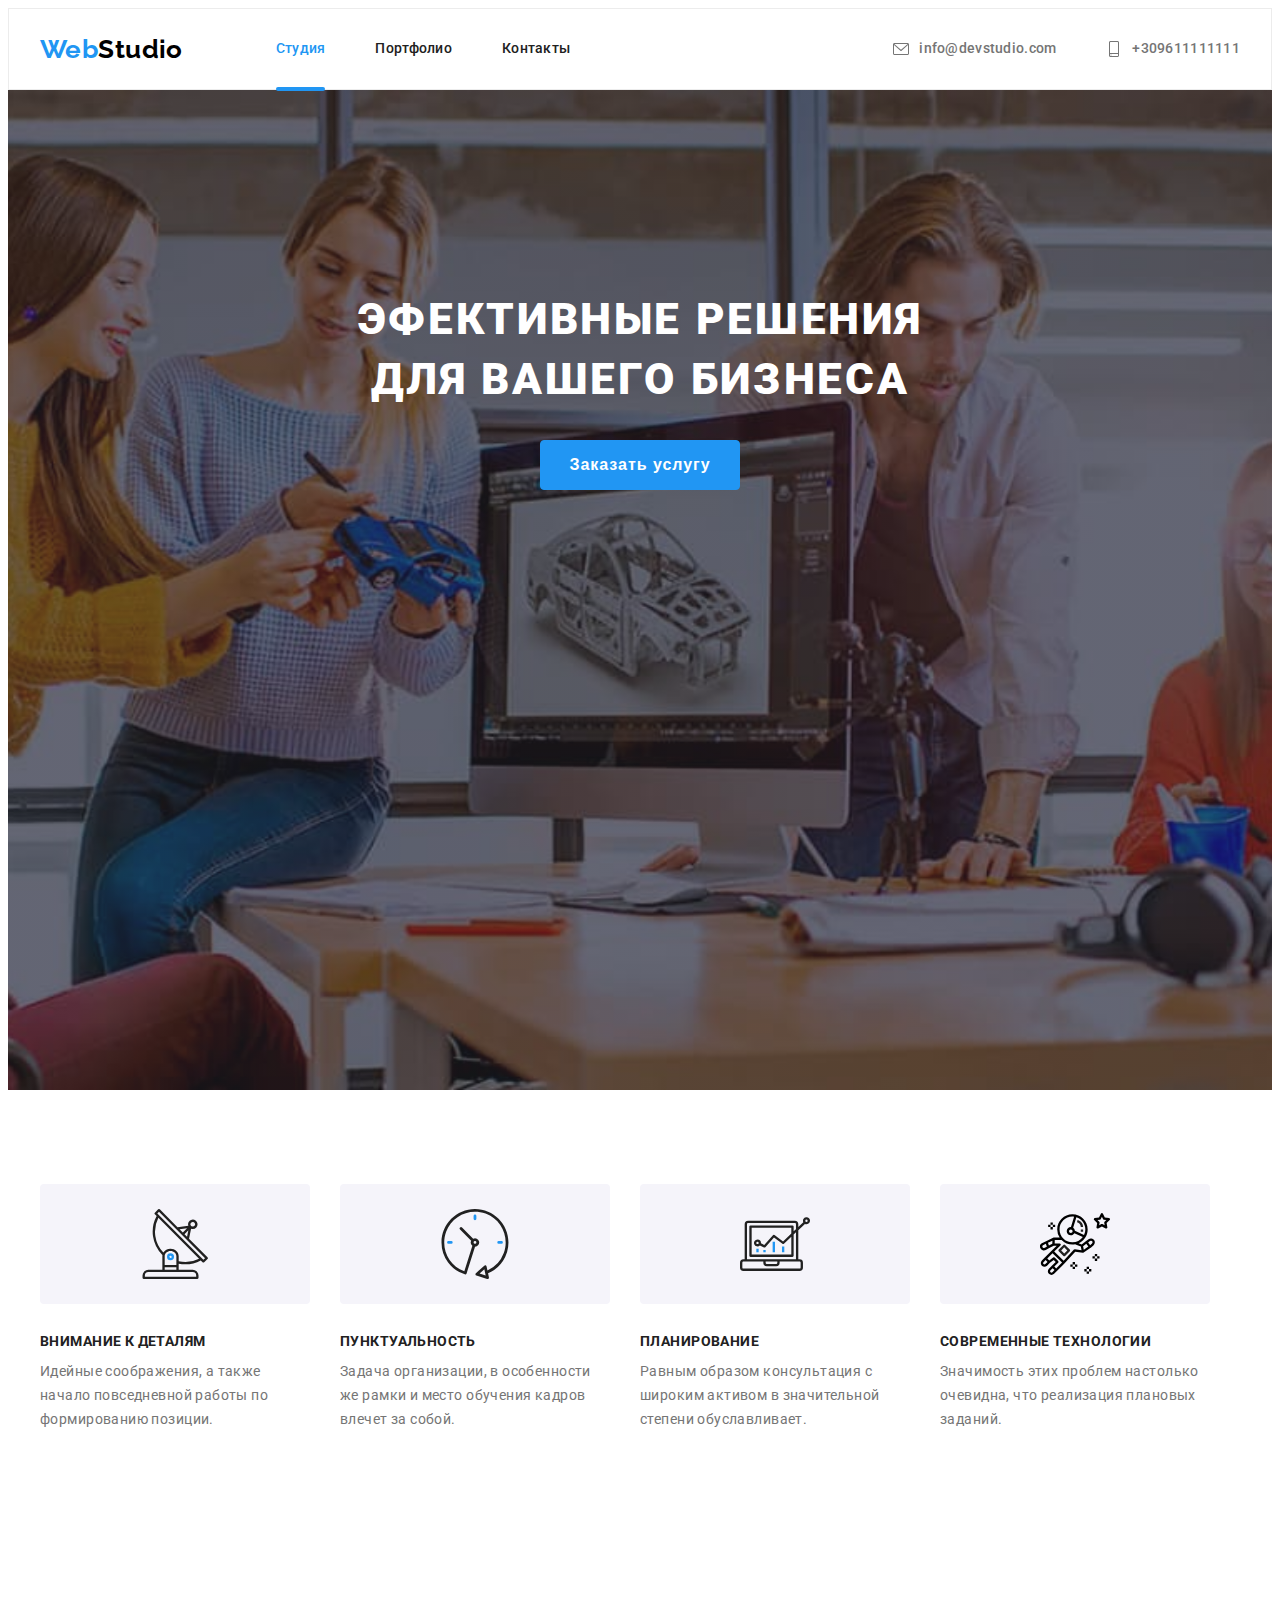
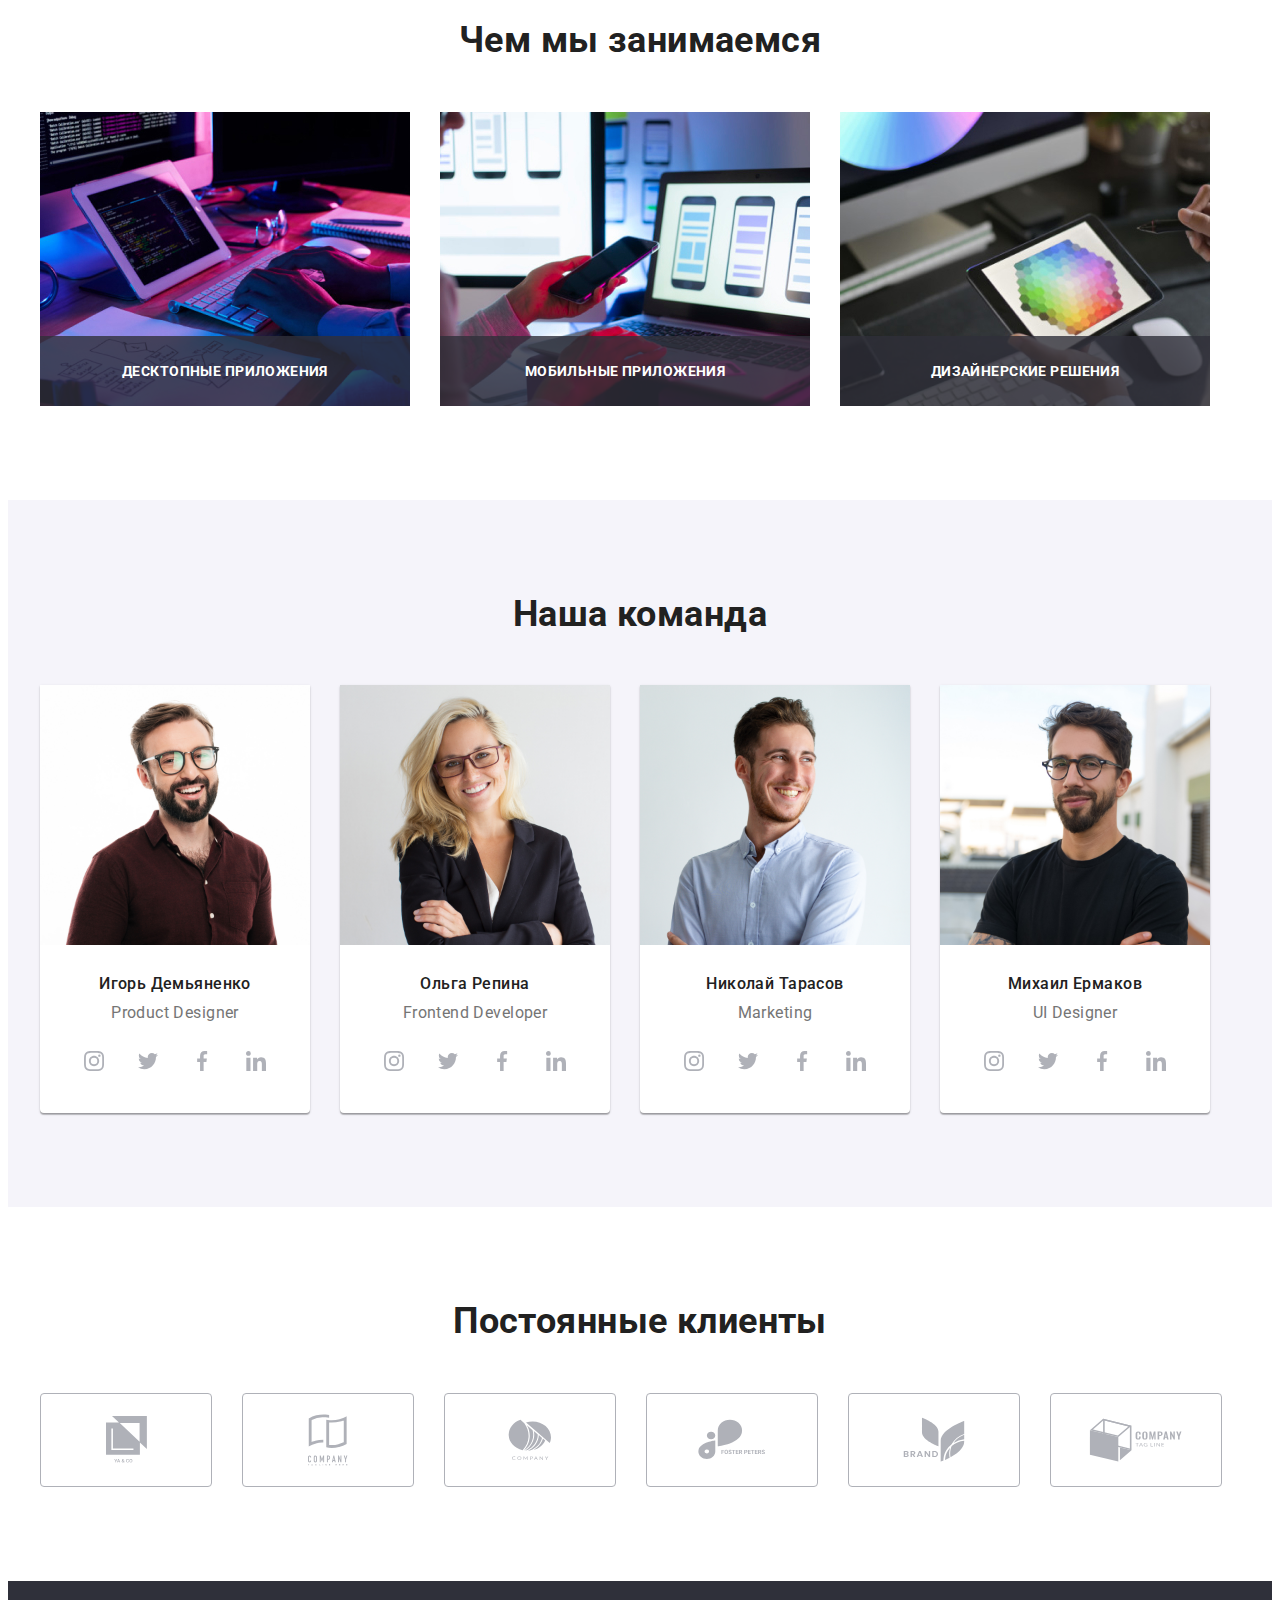
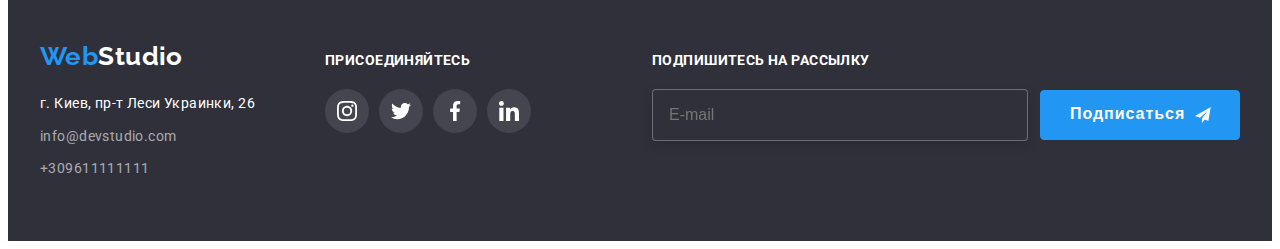
<file: index.html>
<!DOCTYPE html>
<html lang="ru">
  <head>
    <meta charset="UTF-8" />
    <meta http-equiv="X-UA-Compatible" content="IE=edge" />
    <meta name="viewport" content="width=device-width, initial-scale=1.0" />
    <title>WebStudio</title>
    <link
      href="https://fonts.googleapis.com/css2?family=Raleway:wght@700&family=Roboto:wght@400;500;700;900&display=swap"
      rel="stylesheet"
    />
    <link
      rel="stylesheet"
      href="https://cdnjs.cloudflare.com/ajax/libs/modern-normalize/1.1.0/modern-normalize.min.css"
      integrity="sha512-wpPYUAdjBVSE4KJnH1VR1HeZfpl1ub8YT/NKx4PuQ5NmX2tKuGu6U/JRp5y+Y8XG2tV+wKQpNHVUX03MfMFn9Q=="
      crossorigin="anonymous"
      referrerpolicy="no-referrer"
    />
    <link rel="stylesheet" href="./css/main.min.css" />
  </head>

  <body>
    <header class="header">
      <div class="container header__container">
        <nav class="navigation">
          <a href="" class="logo"
            ><span class="logo__accent--web">Web</span
            ><span class="logo__accent--studio">Studio</span>
          </a>
          <ul class="navigation__list">
            <li class="navigation__list--item">
              <a href="./index.html" class="item__link studio site-nav__link site-nav__link--active"
                >Студия</a
              >
            </li>
            <li class="navigation__list--item">
              <a href="./portfolio.html" class="item__link portfolio site-nav__link"
                >Портфолио</a
              >
            </li>
            <li class="navigation__list--item">
              <a href="" class="item__link  site-nav__link">Контакты</a>
            </li>
          </ul>
        </nav>

        <ul class="contacts__list header__container">
          <li class="contact__list--item">
            <a href="mailto:info@devstudio.com" class="contact__link">
              <svg class="contact__link--icon" width="16" height="12">
                <use href="./images/icons.svg#icon-envelope"></use>
              </svg>
              info@devstudio.com</a
            >
          </li>

          <li class="contact__list--item">
            <a href="tel:+309611111111" class="contact__link">
              <svg class="contact__link--icon" width="10" height="16">
                <use href="./images/icons.svg#icon-smartphone"></use>
              </svg>
              +309611111111</a
            >
          </li>
        </ul>
      </div>
    </header>

    <main>
      <!-- Hero-->
      <section class="hero hero--overlay">
        <div class="container">
          <h1 class="section__title hero__tittle">
            ЭФЕКТИВНЫЕ РЕШЕНИЯ <br />ДЛЯ ВАШЕГО БИЗНЕСА
          </h1>
        </div>

        <button type="button" class="button" data-modal-open>
          Заказать услугу
        </button>
        <div class="backdrop is-hidden" data-modal>
          <div class="modal">
            <button class="modal__close" type="button" data-modal-close>
              <svg class="modal__close--icon">
                <use href="./images/icons.svg#icon-close-black"></use>
              </svg>
            </button>
           <!--Form modal window -->
          
          <form class="form">
            <p class="tittle__form ">Оставьте свои данные, мы вам перезвоним</p>
              <div>
               
              <label class="form__label" for="name">Имя</label>
              <div class="form__field">  
              <svg class="form__icon" >
                <use href="./images/icons.svg#icon-person"></use>
              </svg>
              <input class="form__input" type="text" name="name" id="name" >
              
             </div>

            
              <label class="form__label" for="tel">Телефон</label>
             <div class="form__field">
              <svg class="form__icon">
                <use href="./images/icons.svg#icon-phone"></use>
              </svg>
            <input class="form__input" type="tel" name="tel" id="tel">
             </div>
            

            
              <label class="form__label" for="mail">Почта</label>
              <div class="form__field">
                <svg class="form__icon">
                  <use href="./images/icons.svg#icon-mail"></use>
                </svg>
            <input class="form__input" type="email" name="mail" id="mail">
            </div>

          <div class="form__field">
            <label class="form__label" for="comments">Комментарий</label>
            <textarea class="form__input" name="comments" id="comments" placeholder="Введите текст"></textarea>
          </div>
        </div>

              <div class="check__container">
            <input  type="checkbox"   name="policy" id="policy" class="checkbox" >
            <span class="checkbox__icon">
              <use href=""></use>
            </span>
            <label for="policy" class=""  >Соглашаюсь с рассылкой и принимаю <a href="" class="link-form">Условия договора</a></label>
          </div>
            <button type="submit" class="button">Отправить</button>

           
           </form>
          </div>
        </div>
      </section>

      <!--секция feature-->
      <section class="section">
        <div class="container">
          <h2 class="visually-hidden">О нас</h2>
          <!-- На макете нет, рещил назвать так-->
          <ul class="list">
            <li class="advance-list__item ">
              <div class="advence__container">
                <svg class="advence__icon">
                  <use href="./images/icons.svg#icon-antenna"></use>
                </svg>
              </div>
              <h3 class="section__title advance-list--tittle">Внимание к деталям</h3>
              <p class="advence__text">
                Идейные соображения, а также начало повседневной работы по
                формированию позиции.
              </p>
            </li>
            <li class="advance-list__item  ">
              <div class="advence__container">
                <svg class="advence__icon">
                  <use href="./images/icons.svg#icon-clock"></use>
                </svg>
              </div>
              <h3 class="section__title advance-list--tittle">Пунктуальность</h3>
              <p class="advence__text">
                Задача организации, в особенности же рамки и место обучения
                кадров влечет за собой.
              </p>
            </li>
            <li class="advance-list__item  ">
              <div class="advence__container">
                <svg class="advence__icon">
                  <use href="./images/icons.svg#icon-diagram"></use>
                </svg>
              </div>
              <h3 class="section__title advance-list--tittle">Планирование</h3>
              <p class="advence__text">
                Равным образом консультация с широким активом в значительной
                степени обуславливает.
              </p>
            </li>
            <li class="advance-list__item ">
              <div class="advence__container">
                <svg class="advence__icon">
                  <use href="./images/icons.svg#icon-astronaut"></use>
                </svg>
              </div>
              <h3 class="section__title advance-list--tittle">Современные технологии</h3>
              <p class="advence__text">
                Значимость этих проблем настолько очевидна, что реализация
                плановых заданий.
              </p>
            </li>
          </ul>
        </div>
      </section>

      <!--Section work-->
      <section class="section section-work">
        <div class="container">
          <h2 class="section__title work">Чем мы занимаемся</h2>
          <ul class="list">
            <li class="product__item">
              <img
                class="product__img"
                src="./images/work.jpg"
                alt="image"
                width="370"
                height="294"
              />
              <h3 class="product__types--tittle">Десктопные приложения</h3>
            </li>
            <li class="product__item">
              <img
                class="product__img"
                src="./images/work(2).jpg"
                alt="image"
                width="370"
                height="294"
              />
              <h3 class="product__types--tittle">Мобильные приложения</h3>
            </li>
            <li class="product__item">
              <img
                class="product__img"
                src="./images/work(3).jpg"
                alt="image"
                width="370"
                height="294"
              />
              <h3 class="product__types--tittle">Дизайнерские решения</h3>
            </li>
          </ul>
        </div>
      </section>

      <!--Team list-->
      <section class="section team-bg-color">
        <div class="container">
          <h2 class="section__title work">Наша команда</h2>
          <ul class="list">
            <li class="team__list--people">
              <img
                class="team__list-images"
                src="./images/img.jpg"
                alt="photo"
                width="270"
                height="260"
              />
              <div class="description__team">
                <h3 class="section__title people__name">Игорь Демьяненко</h3>
                <p class="people__position">Product Designer</p>
                <ul class="social__list">
                  <li class="social__item">
                    <a href="" class="social__link">
                      <svg class="social__icon">
                        <use href="./images/icons.svg#icon-instagram"></use>
                      </svg>
                    </a>
                  </li>
                  <li class="social__item">
                    <a href="" class="social__link">
                      <svg class="social__icon">
                        <use href="./images/icons.svg#icon-twitter"></use>
                      </svg>
                    </a>
                  </li>
                  <li class="social__item">
                    <a href="" class="social__link">
                      <svg class="social__icon">
                        <use href="./images/icons.svg#icon-facebook"></use>
                      </svg>
                    </a>
                  </li>
                  <li class="social__item">
                    <a href="" class="social__link">
                      <svg class="social__icon">
                        <use href="./images/icons.svg#icon-linkedin"></use>
                      </svg>
                    </a>
                  </li>
                </ul>
              </div>
            </li>

            <li class="team__list--people">
              <img
                class="team__list-images"
                src="./images/img(1).jpg"
                alt="photo"
                width="270"
                height="260"
              />
              <div class="description__team">
                <h3 class="section__title people__name">Ольга Репина</h3>
                <p class="people__position">Frontend Developer</p>
                <ul class="social__list">
                  <li class="social__item">
                    <a href="" class="social__link">
                      <svg class="social__icon">
                        <use href="./images/icons.svg#icon-instagram"></use>
                      </svg>
                    </a>
                  </li>
                  <li class="social__item">
                    <a href="" class="social__link">
                      <svg class="social__icon">
                        <use href="./images/icons.svg#icon-twitter"></use>
                      </svg>
                    </a>
                  </li>
                  <li class="social__item">
                    <a href="" class="social__link">
                      <svg class="social__icon">
                        <use href="./images/icons.svg#icon-facebook"></use>
                      </svg>
                    </a>
                  </li>
                  <li class="social__item">
                    <a href="" class="social__link">
                      <svg class="social__icon">
                        <use href="./images/icons.svg#icon-linkedin"></use>
                      </svg>
                    </a>
                  </li>
                </ul>
              </div>
            </li>

            <li class="team__list--people">
              <img
                class="team__list-images"
                src="./images/img(2).jpg"
                alt="photo"
                width="270"
                height="260"
              />
              <div class="description__team">
                <h3 class="section__title people__name">Николай Тарасов</h3>
                <p class="people__position">Marketing</p>
                <ul class="social__list">
                  <li class="social__item">
                    <a href="" class="social__link">
                      <svg class="social__icon">
                        <use href="./images/icons.svg#icon-instagram"></use>
                      </svg>
                    </a>
                  </li>
                  <li class="social__item">
                    <a href="" class="social__link">
                      <svg class="social__icon">
                        <use href="./images/icons.svg#icon-twitter"></use>
                      </svg>
                    </a>
                  </li>
                  <li class="social__item">
                    <a href="" class="social__link">
                      <svg class="social__icon">
                        <use href="./images/icons.svg#icon-facebook"></use>
                      </svg>
                    </a>
                  </li>
                  <li class="social__item">
                    <a href="" class="social__link">
                      <svg class="social__icon">
                        <use href="./images/icons.svg#icon-linkedin"></use>
                      </svg>
                    </a>
                  </li>
                </ul>
              </div>
            </li>

            <li class="team__list--people">
              <img
                class="team__list-images"
                src="./images/img(3).jpg"
                alt="photo"
                width="270"
                height="260"
              />
              <div class="description__team">
                <h3 class="section__title people__name">Михаил Ермаков</h3>
                <p class="people__position">UI Designer</p>
                <ul class="social__list">
                  <li class="social__item">
                    <a href="" class="social__link">
                      <svg class="social__icon">
                        <use href="./images/icons.svg#icon-instagram"></use>
                      </svg>
                    </a>
                  </li>
                  <li class="social__item">
                    <a href="" class="social__link">
                      <svg class="social__icon">
                        <use href="./images/icons.svg#icon-twitter"></use>
                      </svg>
                    </a>
                  </li>
                  <li class="social__item">
                    <a href="" class="social__link">
                      <svg class="social__icon">
                        <use href="./images/icons.svg#icon-facebook"></use>
                      </svg>
                    </a>
                  </li>
                  <li class="social__item">
                    <a href="" class="social__link">
                      <svg class="social__icon">
                        <use href="./images/icons.svg#icon-linkedin"></use>
                      </svg>
                    </a>
                  </li>
                </ul>
              </div>
            </li>
          </ul>
        </div>
      </section>

      <!--Clienta-->

      <section class="section">
        <div class="container">
          <h2 class="section__title work">Постоянные клиенты</h2>
          <ul class="client__list">
            <li class="client__item">
              <a href="" class="client__link">
                <svg width="41" height="46.85">
                  <use href="./images/icons.svg#icon-company1"></use>
                </svg>
              </a>
            </li>
            <li class="client__item">
              <a href="" class="client__link">
                <svg width="40" height="52">
                  <use href="./images/icons.svg#icon-company2"></use>
                </svg>
              </a>
            </li>
            <li class="client__item">
              <a href="" class="client__link">
                <svg width="43.46" height="41.18">
                  <use href="./images/icons.svg#icon-company3"></use>
                </svg>
              </a>
            </li>
            <li class="client__item">
              <a href="" class="client__link">
                <svg width="72" height="40.62">
                  <use href="./images/icons.svg#icon-company4"></use>
                </svg>
              </a>
            </li>

            <li class="client__item">
              <a href="" class="client__link">
                <svg width="62.54" height="45.43">
                  <use href="./images/icons.svg#icon-company5"></use>
                </svg>
              </a>
            </li>
            <li class="client__item">
              <a href="" class="client__link">
                <svg width="93.79" height="43.93">
                  <use href="./images/icons.svg#icon-company6"></use>
                </svg>
              </a>
            </li>
          </ul>
        </div>
      </section>
    </main>
      <!-- Footer -->
    <footer class="section-footer">
      <div class="container">
        <div>
          <a href="" class="logo footer__logo"
            ><span class="footer__logo--web">Web</span
            ><span class=" footer__logo--studio">Studio</span></a
          >
          <address>
            <ul>
              <li class="footer__list--contact">
                <a href="" class="adress"> г. Киев, пр-т Леси Украинки, 26</a>
              </li>
              <li class="footer__list--contact">
                <a href="mailto:info@devstudio.com" class="contact__footer"
                  >info@devstudio.com</a
                >
              </li>
              <li>
                <a href="tel:+309611111111" class="contact__footer">+309611111111</a>
              </li>
            </ul>
          </address>
        </div>
              <!-- Footer social link -->
        <div class="footer__container">
          <p class="footer__tittle">Присоединяйтесь</p>
          <ul class="social__list">
            <li class="social__item">
              <a href="#" class="social__link">
                <svg class="social__icon-footer">
                  <use href="./images/icons.svg#icon-instagram"></use>
                </svg>
              </a>
            </li>
            <li class="social__item">
              <a href="" class="social__link">
                <svg class="social__icon-footer">
                  <use href="./images/icons.svg#icon-twitter"></use>
                </svg>
              </a>
            </li>
            <li class="social__item">
              <a href="" class="social__link">
                <svg class="social__icon-footer">
                  <use href="./images/icons.svg#icon-facebook"></use>
                </svg>
              </a>
            </li>
            <li class="social__item">
              <a href="" class="social__link">
                <svg class="social__icon-footer">
                  <use href="./images/icons.svg#icon-linkedin"></use>
                </svg>
              </a>
            </li>
          </ul>
        </div>
            <!-- Footer form -->
        <div class="footer__form">
          <p class="footer__tittle">Подпишитесь на рассылку</p>
          <form class="footer__subscription" name="subscription" autocomplete="on">
            <label class="visually-hidden" for="subsrtiption">Почта</label>
            <input
              class="subscription__input"
              type="email"
              name="subsrtiption"
              id="subsrtiption"
              placeholder="E-mail"
              required
            />
            
              <button class="subscription__button" type="submit">
                Подписаться
                <svg class="icon-send">
                  <use href="./images/icons.svg#icon-send"></use>
                </svg>
              </button>
              </form>
        </div>
      </footer>
    <script src="./js/modal.js"></script>
  </body>
</html>
</file>
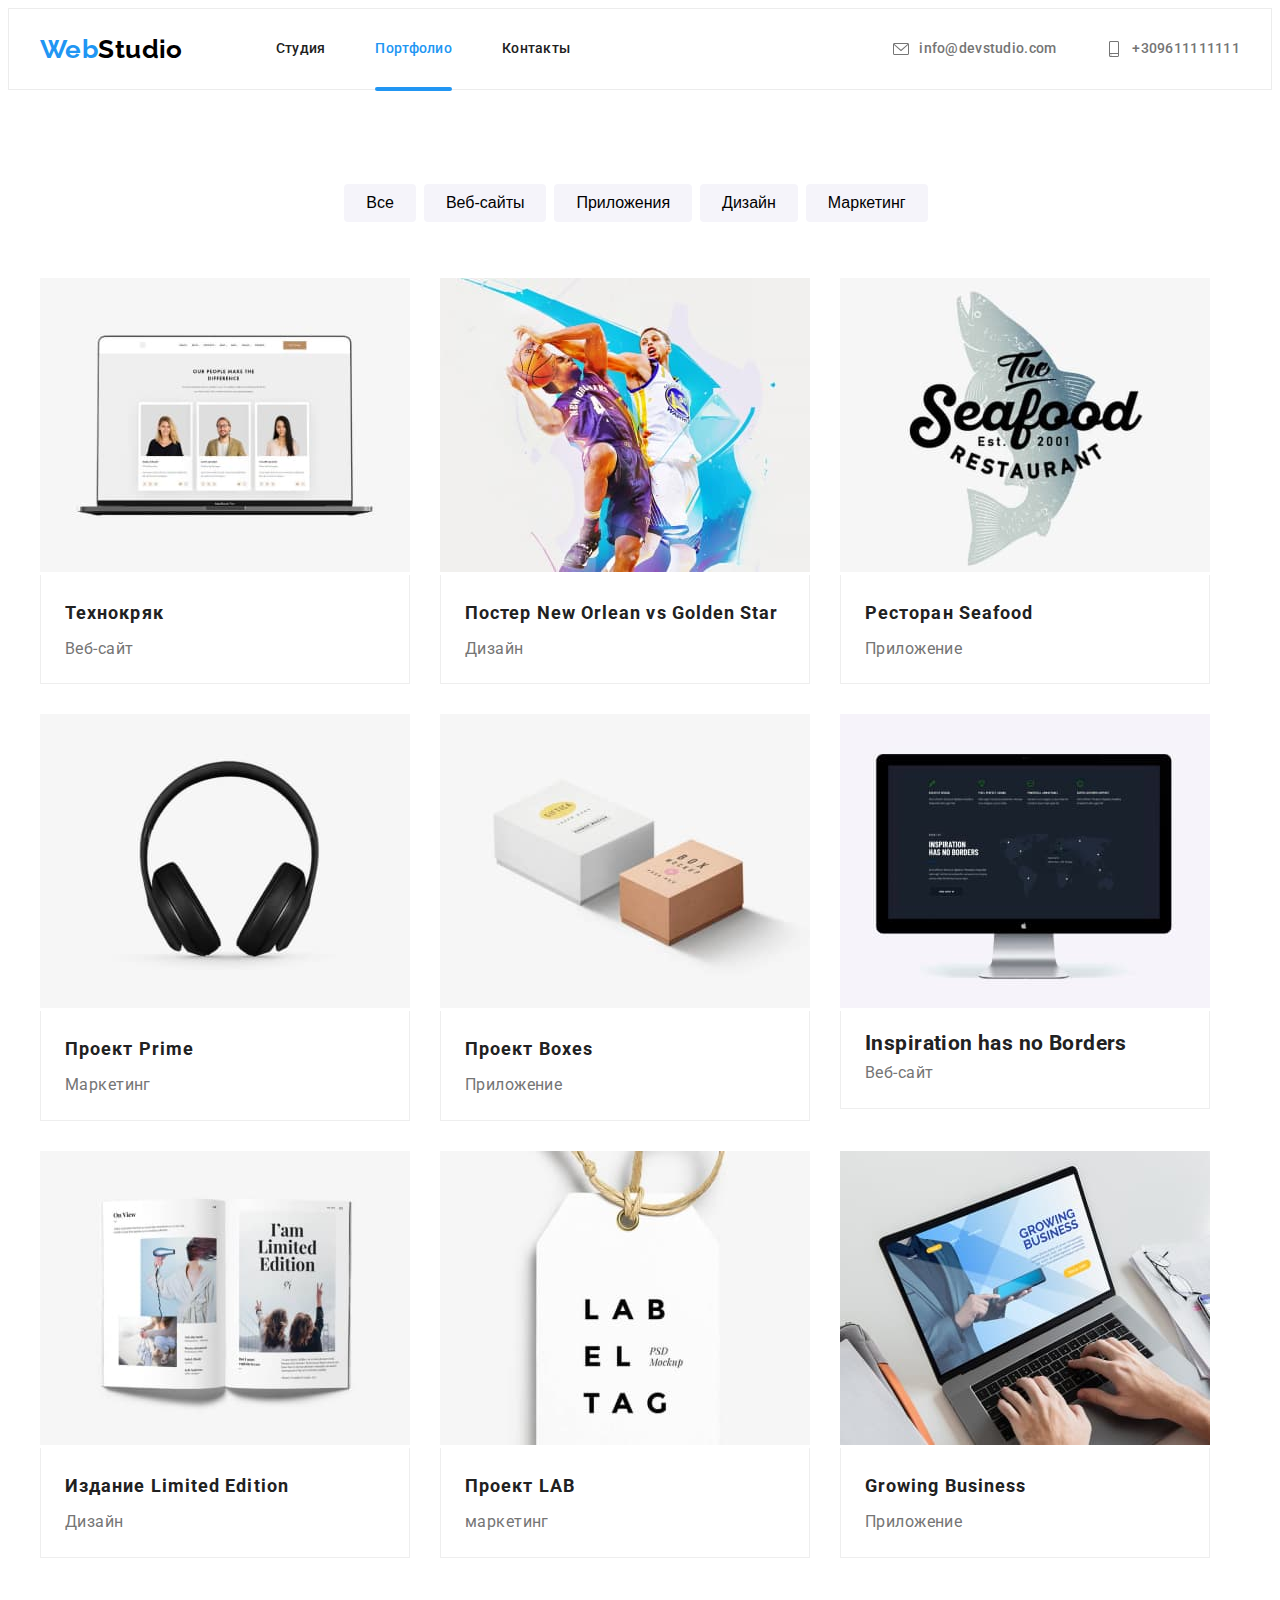
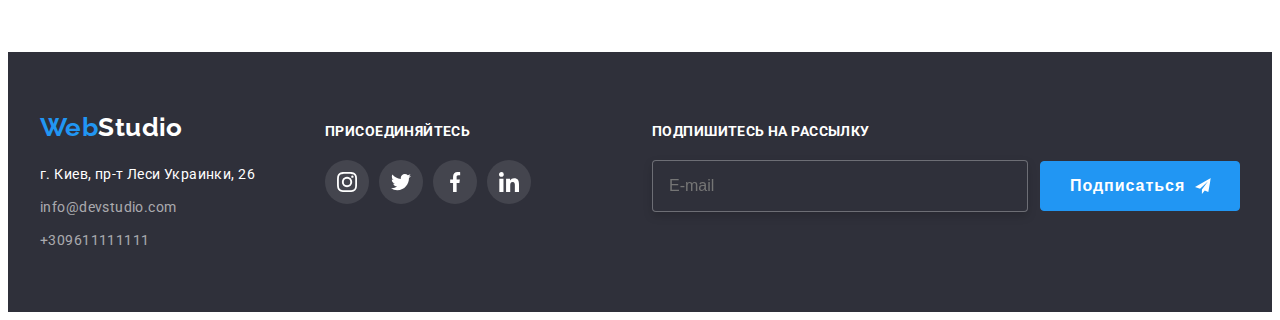
<file: portfolio.html>
<!DOCTYPE html>
<html lang="ru">
  <head>
    <meta charset="UTF-8" />
    <meta http-equiv="X-UA-Compatible" content="IE=edge" />
    <meta name="viewport" content="width=device-width, initial-scale=1.0" />
    <title>WebStudio</title>
    <link
      href="https://fonts.googleapis.com/css2?family=Raleway:wght@700&family=Roboto:wght@400;500;700&display=swap"
      rel="stylesheet"
    />
    <link
      rel="stylesheet"
      href="https://cdnjs.cloudflare.com/ajax/libs/modern-normalize/1.1.0/modern-normalize.min.css"
      integrity="sha512-wpPYUAdjBVSE4KJnH1VR1HeZfpl1ub8YT/NKx4PuQ5NmX2tKuGu6U/JRp5y+Y8XG2tV+wKQpNHVUX03MfMFn9Q=="
      crossorigin="anonymous"
      referrerpolicy="no-referrer"
    />
    <link rel="stylesheet" href="./css/main.min.css" />
  </head>
  
  <body>
    <!-- Header portfolio -->
    <header class="header">
      <div class="container header__container">
        <nav class="navigation">
          <a href="" class="logo"
            ><span class="logo__accent--web">Web</span
            ><span class="logo__accent--studio">Studio</span>
          </a>
          <ul class="navigation__list">
            <li class="navigation__list--item">
              <a href="./index.html" class="item__link studio site-nav__link "
                >Студия</a
              >
            </li>
            <li class="navigation__list--item">
              <a href="./portfolio.html" class="item__link portfolio site-nav__link site-nav__link--active"
                >Портфолио</a
              >
            </li>
            <li class="navigation__list--item">
              <a href="" class="item__link  site-nav__link">Контакты</a>
            </li>
          </ul>
        </nav>

        <ul class="contacts__list header__container">
          <li class="contact__list--item">
            <a href="mailto:info@devstudio.com" class="contact__link">
              <svg class="contact__link--icon" width="16" height="12">
                <use href="./images/icons.svg#icon-envelope"></use>
              </svg>
              info@devstudio.com</a
            >
          </li>

          <li class="contact__list--item">
            <a href="tel:+309611111111" class="contact__link">
              <svg class="contact__link--icon" width="10" height="16">
                <use href="./images/icons.svg#icon-smartphone"></use>
              </svg>
              +309611111111</a
            >
          </li>
        </ul>
      </div>
    </header>
  

    <main>
      <!-- filt menu -->
      <section class="section">
        <div class="container">
        <h2 class="visually-hidden">Фильтр страницы</h2>
        <ul class="portfolio-button">
          <li>
            <button type="button" class="text-button filtr-portfolio">
              <span class="text-color-button"> Все</span>
            </button>
          </li>
          <li>
            <button type="button" class="text-button filtr-portfolio">
              <span class="text-color-button">Веб-сайты </span>
            </button>
          </li>
          <li>
            <button type="button" class="text-button filtr-portfolio">
              <span class="text-color-button"> Приложения</span>
            </button>
          </li>
          <li>
            <button type="button" class="text-button filtr-portfolio">
              <span class="text-color-button"> Дизайн</span>
            </button>
          </li>
          <li>
            <button type="button" class="text-button filtr-portfolio">
              <span class="text-color-button"> Маркетинг</span>
            </button>
          </li>
        </ul>
          <!-- Cards portfoilio -->
        <ul class="cards-portfolio">
          <li class="description-cards">
            <a href="" class="cards-link">
              <div class="portfolio-link-cards">
              <img src="./images/img(15).jpg" alt="" width="370" height="294" />
             <div class="portfolio-cards-overlay">
              <p class="overlay-text">Ресурс предлагает комплексные предложения с разным уровнем функционала и сервисов. Все это позволит посетителю получить исчерпывающие сведения о компании или частном лице.</p>
             </div>
            </div>
                <div class="cards-container">
                <h2 class="section__title portfolio-title">Технокряк</h2>
                <p class="portfolio-text">Веб-сайт</p>
              </div>
            </a >
            </li>

          
          <li class="description-cards">
            <a href="" class="cards-link">
              <div class="portfolio-link-cards">
            <img src="./images/img(11).jpg" alt="" width="370" height="294" />
            <div class="portfolio-cards-overlay">
              <p class="overlay-text">Ресурс предлагает комплексные предложения с разным уровнем функционала и сервисов. Все это позволит посетителю получить исчерпывающие сведения о компании или частном лице.</p>
                </div>
            
            
            </div>
                <div class="cards-container" class="cards-container">
                <h2 class="section__title portfolio-title">
                  Постер New Orlean vs Golden Star
                </h2>
                <p class="portfolio-text">Дизайн</p>
              </div>
           
             </a>
          </li>
          <li class="description-cards">
            <a href="" class="cards-link">
              <div class="portfolio-link-cards">
              <img src="./images/img(12).jpg" alt="" width="370" height="294" />
              <div class="portfolio-cards-overlay">
              <p class="overlay-text">Ресурс предлагает комплексные предложения с разным уровнем функционала и сервисов. Все это позволит посетителю получить исчерпывающие сведения о компании или частном лице.</p>
            </div>
             </div>
             <div class="cards-container">
                <h2 class="section__title portfolio-title">Ресторан Seafood</h2>
                <p class="portfolio-text">Приложение</p>
              </div>
              </a>
          </li>
          <li class="description-cards">
            <a href="" class="cards-link">
              <div class="portfolio-link-cards">
              <img src="./images/img(13).jpg" alt="" width="370" height="294" />
              <div class="portfolio-cards-overlay">
              <p class="overlay-text">Ресурс предлагает комплексные предложения с разным уровнем функционала и сервисов. Все это позволит посетителю получить исчерпывающие сведения о компании или частном лице.</p>
            </div>
             </div>
             <div class="cards-container">
                <h2 class="section__title portfolio-title">Проект Prime</h2>
                <p class="portfolio-text">Маркетинг</p>
              </div>
              </a >
          </li>
          <li class="description-cards">
            <a href="" class="cards-link">
              <div class="portfolio-link-cards">
              <img src="./images/img(4).jpg" alt="" width="370" height="294" />
              <div class="portfolio-cards-overlay">
              <p class="overlay-text">Ресурс предлагает комплексные предложения с разным уровнем функционала и сервисов. Все это позволит посетителю получить исчерпывающие сведения о компании или частном лице.</p>
            </div>
             </div>
             <div class="cards-container">
                <h2 class="section__title portfolio-title">Проект Boxes</h2>
                <p class="portfolio-text">Приложение</p>
              </div>
              </a >
          </li>
          <li class="description-cards">
            <a href="" class="cards-link">
              <div class="portfolio-link-cards">
              <img src="./images/img(5).jpg" alt="" width="370" height="294" />
              <div class="portfolio-cards-overlay">
              <p class="overlay-text">Ресурс предлагает комплексные предложения с разным уровнем функционала и сервисов. Все это позволит посетителю получить исчерпывающие сведения о компании или частном лице.</p>
            </div>
             </div>
            <div class="cards-container">
                <h2 class="section__title">Inspiration has no Borders</h2>
                <p class="portfolio-text">Веб-сайт</p>
              </div>
              </a >
          </li>
          <li class="description-cards">
            <a href="" class="cards-link">
              <div class="portfolio-link-cards">
              <img src="./images/img(6).jpg" alt="" width="370" height="294" />
              <div class="portfolio-cards-overlay">
              <p class="overlay-text">Ресурс предлагает комплексные предложения с разным уровнем функционала и сервисов. Все это позволит посетителю получить исчерпывающие сведения о компании или частном лице.</p>
            </div>
             </div>
              <div class="cards-container">
                <h2 class="section__title portfolio-title">
                  Издание Limited Edition
                </h2>
                <p class="portfolio-text">Дизайн</p>
              </div>
              </a >
          </li>
          <li class="description-cards">
            <a href="" class="cards-link">
              <div class="portfolio-link-cards">
              <img src="./images/img(7).jpg" alt="" width="370" height="294" />
              <div class="portfolio-cards-overlay">
              <p class="overlay-text">Ресурс предлагает комплексные предложения с разным уровнем функционала и сервисов. Все это позволит посетителю получить исчерпывающие сведения о компании или частном лице.</p>
              </div>
             </div>
              <div class="cards-container">
                <h2 class="section__title portfolio-title">Проект LAB</h2>
                <p class="portfolio-text">маркетинг</p>
              </div>
              </a>
          </li>
          <li class="description-cards">
            <a href="" class="cards-link">
              <div class="portfolio-link-cards">
              <img src="./images/img(8).jpg" alt="" width="370" height="294" />
              <div class="portfolio-cards-overlay">
              <p class="overlay-text">Ресурс предлагает комплексные предложения с разным уровнем функционала и сервисов. Все это позволит посетителю получить исчерпывающие сведения о компании или частном лице.</p>
              </div>
             </div>
              <div class="cards-container">
                <h2 class="section__title portfolio-title">Growing Business</h2>
                <p class="portfolio-text">Приложение</p>
              </div>
            </a>
          </li>
        </ul>
      </section>
    </div>
    </main>
        <!--Portfolio footer -->
    <footer class="section-footer">
      <div class="container">
        <div>
          <a href="" class="logo footer__logo"
            ><span class="footer__logo--web">Web</span
            ><span class=" footer__logo--studio">Studio</span></a
          >
          <address>
            <ul>
              <li class="footer__list--contact">
                <a href="" class="adress"> г. Киев, пр-т Леси Украинки, 26</a>
              </li>
              <li class="footer__list--contact">
                <a href="mailto:info@devstudio.com" class="contact__footer"
                  >info@devstudio.com</a
                >
              </li>
              <li>
                <a href="tel:+309611111111" class="contact__footer">+309611111111</a>
              </li>
            </ul>
          </address>
        </div>
          <!-- Footer social link portfolio -->
        <div class="footer__container">
          <p class="footer__tittle">Присоединяйтесь</p>
          <ul class="social__list">
            <li class="social__item">
              <a href="#" class="social__link">
                <svg class="social__icon-footer">
                  <use href="./images/icons.svg#icon-instagram"></use>
                </svg>
              </a>
            </li>
            <li class="social__item">
              <a href="" class="social__link">
                <svg class="social__icon-footer">
                  <use href="./images/icons.svg#icon-twitter"></use>
                </svg>
              </a>
            </li>
            <li class="social__item">
              <a href="" class="social__link">
                <svg class="social__icon-footer">
                  <use href="./images/icons.svg#icon-facebook"></use>
                </svg>
              </a>
            </li>
            <li class="social__item">
              <a href="" class="social__link">
                <svg class="social__icon-footer">
                  <use href="./images/icons.svg#icon-linkedin"></use>
                </svg>
              </a>
            </li>
          </ul>
        </div>
        <div class="footer__form">
          <p class="footer__tittle">Подпишитесь на рассылку</p>
          <form class="footer__subscription" name="subscription" autocomplete="on">
            <label class="visually-hidden" for="subsrtiption">Почта</label>
            <input
              class="subscription__input"
              type="email"
              name="subsrtiption"
              id="subsrtiption"
              placeholder="E-mail"
              required
            />
            
              <button class="subscription__button" type="submit">
                Подписаться
                <svg class="icon-send">
                  <use href="./images/icons.svg#icon-send"></use>
                </svg>
              </button>
              </form>
        </div>
      </footer>
    <script src="./js/modal.js"></script>
  </body>
</html>
</file>
<file: css/main.min.css>
:root{--accent-color: #2196f3;--title-color: #212121;--text-color: #757575;--backgruond-color: #ffffff;--footer-bg-color: #2f303a;--team-bg-color: #f5f4fa;--backdrop-bg-color: rgba(0, 0, 0, 0.2);--social-bg-color: rgba(255, 255, 255, 0.1);--footer-address-color: rgba(255, 255, 255, 0.6);--hero-btn-hover-color: #188ce8;--examples-bg-color: rgba(47, 48, 58, 0.8)}ul{list-style:none}h1,h2,h3,ul,li,p{margin:0;padding:0}.container{width:1200px;margin-left:auto;margin-right:auto;padding-left:15px;padding-right:15px}.portfolio-text{font-weight:400;color:var(--text-color);font-size:16px;line-height:1.8}.section__title{color:var(--title-color);margin-bottom:4px}.section-work{padding-top:0}.list{display:-webkit-box;display:-ms-flexbox;display:flex}body{background-color:var(--backgruond-color);font-family:Roboto,sans-serif;letter-spacing:.03em;font-size:14px}.visually-hidden{position:absolute;width:1px;height:1px;margin:-1px;padding:0;overflow:hidden;border:0;clip:rect(0 0 0 0)}.backdrop.is-hidden{visibility:hidden}.backdrop.is-hidden .modal{position:absolute;top:50%;left:50%;-webkit-transform:translate(-50%, -50%) scale(0.1);transform:translate(-50%, -50%) scale(0.1);opacity:0}.section{color:var(--text-color);padding-top:94px;padding-bottom:94px}.header{border:1px solid #ececec}.header__container{display:-webkit-box;display:-ms-flexbox;display:flex;margin-left:auto;-webkit-box-align:center;-ms-flex-align:center;align-items:center;border-bottom:94px}.logo{font-family:Raleway,cursive;font-weight:700;font-size:26px;line-height:1.19;text-decoration:none;font-style:normal;margin-right:93px;padding-top:24px;padding-bottom:24px;display:block}.logo__accent--web{color:#2196f3}.logo__accent--studio{color:#000}.navigation{display:-webkit-box;display:-ms-flexbox;display:flex;-webkit-box-align:center;-ms-flex-align:center;align-items:center}.navigation__list,.item{color:var(--title-color);display:-webkit-box;display:-ms-flexbox;display:flex}.navigation__list .item:last-child{margin-right:0}.item__link{display:-webkit-box;display:-ms-flexbox;display:flex;-webkit-box-align:center;-ms-flex-align:center;align-items:center;position:relative;color:var(--title-color);padding-top:32px;padding-bottom:32px;font-weight:500;line-height:1.14;letter-spacing:.02em;text-decoration:none}.navigation__list .nav:focus,.navigation__list .nav:hover,.site-nav__link--active{color:var(--accent-color);-webkit-transition-duration:250ms;transition-duration:250ms;-webkit-transition-timing-function:linear;transition-timing-function:linear;-webkit-transition-delay:0;transition-delay:0}.site-nav__link--active::after{position:absolute;left:0;bottom:-2px;content:"";background-color:var(--accent-color);border-radius:2px;height:4px;width:100%}.site-nav__link:hover,.site-nav__link:focus{color:var(--accent-color);-webkit-transition-duration:250ms;transition-duration:250ms;-webkit-transition-timing-function:linear;transition-timing-function:linear;-webkit-transition-delay:0;transition-delay:0}.studio{font-weight:500;line-height:1.14;letter-spacing:.02em;text-decoration:none}.portfolio{font-weight:500;line-height:1.14;letter-spacing:.02em;text-decoration:none}.current-p{color:var(--accent-color)}.contact__list--item{display:-webkit-box;display:-ms-flexbox;display:flex;-webkit-box-align:center;-ms-flex-align:center;align-items:center;color:var(--text-color)}.contact__list--item:hover,.contact__list--item:focus{color:var(--accent-color);-webkit-transition-duration:250ms;transition-duration:250ms;-webkit-transition-timing-function:linear;transition-timing-function:linear;-webkit-transition-delay:0;transition-delay:0}.navigation__list .navigation__list--item+.navigation__list--item,.contacts__list .contact__list--item+.contact__list--item{margin-left:50px}.contact__link{display:-webkit-box;display:-ms-flexbox;display:flex;-webkit-box-align:center;-ms-flex-align:center;align-items:center;padding:0;margin:0;text-decoration:none;color:inherit;font-weight:500;line-height:1.14;letter-spacing:.02em;padding-top:32px;padding-bottom:32px}.contact__link--icon{display:inline-block;margin-right:10px;fill:currentColor;width:16px;height:16px}.hero{background-color:var(--footer-bg-color);text-align:center;padding-top:200px;padding-bottom:200px}.hero__tittle{font-weight:900;font-size:44px;line-height:1.36;color:var(--backgruond-color);text-align:center;letter-spacing:.06em;text-transform:uppercase;margin-bottom:40px;width:696px;height:120px;margin:0 auto;margin-bottom:30px}.hero--overlay{max-width:1600px;height:600px;margin-left:auto;margin-right:auto;background-image:-webkit-gradient(linear, left top, left bottom, from(rgba(47, 48, 58, 0.4)), to(rgba(47, 48, 58, 0.4))),url("../images/ImgOverlay.jpg");background-image:linear-gradient(rgba(47, 48, 58, 0.4), rgba(47, 48, 58, 0.4)),url("../images/ImgOverlay.jpg");background-repeat:no-repeat;background-size:cover;background-position:50% 50%}.tittle__form{margin-bottom:12px;margin-left:auto;margin-right:auto;width:448px;height:23px;font-weight:700;font-size:20px;line-height:1.15;text-align:center;color:var(--title-color)}.button{-webkit-box-align:center;-ms-flex-align:center;align-items:center;text-align:center;width:200px;height:50px;border-radius:4px;font-weight:700;font-size:16px;cursor:pointer;line-height:1.8;color:var(--backgruond-color);background-color:var(--accent-color);border:1px solid var(--accent-color);letter-spacing:.06em;-webkit-transition:250ms cubic-bezier(0.4, 0, 0.2, 1);transition:250ms cubic-bezier(0.4, 0, 0.2, 1)}.button:hover,.button:focus{background-color:var(--hero-btn-hover-color);-webkit-transition-duration:250ms;transition-duration:250ms;-webkit-transition-timing-function:linear;transition-timing-function:linear;-webkit-transition-delay:0;transition-delay:0}.advance-list--tittle{font-weight:700;font-size:14px;line-height:1.14;text-transform:uppercase;margin-bottom:10px}.advence__text{line-height:1.71}.advance-list__item{margin-right:30px;width:270px}.advance-list__item:last-child{margin-right:0}.advence__container{display:-webkit-box;display:-ms-flexbox;display:flex;-webkit-box-pack:center;-ms-flex-pack:center;justify-content:center;-webkit-box-align:center;-ms-flex-align:center;align-items:center;height:120px;border-radius:4px;margin-bottom:30px;background-color:var(--team-bg-color)}.advence__icon{width:70px;height:70px}.work{font-weight:700;font-size:36px;line-height:1.16;text-align:center;margin-bottom:50px}.product__img{display:block;max-width:100%;height:auto}.product__item{position:relative;margin-right:30px;display:block;height:auto;max-width:100%}.product__item:last-child{margin-right:0}.product__types--tittle{position:absolute;bottom:0;display:-webkit-box;display:-ms-flexbox;display:flex;width:100%;height:70px;-webkit-box-pack:center;-ms-flex-pack:center;justify-content:center;-webkit-box-align:center;-ms-flex-align:center;align-items:center;font-weight:700;font-size:14px;text-transform:uppercase;color:var(--backgruond-color);background:rgba(47,48,58,.8);z-index:1}.team-bg-color{background-color:var(--team-bg-color)}.people__name{text-align:center;font-weight:500;font-size:16px;line-height:1.18;margin-bottom:10px}.team__list--img{display:block;height:auto;max-width:100%}.people__position{font-size:16px;line-height:1.18;text-align:center;margin-bottom:16px}.team__list--people{display:-webkit-box;display:-ms-flexbox;display:flex;-webkit-box-orient:vertical;-webkit-box-direction:normal;-ms-flex-direction:column;flex-direction:column;-webkit-box-align:center;-ms-flex-align:center;align-items:center;margin-right:30px;-webkit-box-shadow:0px 1px 3px rgba(0,0,0,.12),0px 1px 1px rgba(0,0,0,.14),0px 2px 1px rgba(0,0,0,.2);box-shadow:0px 1px 3px rgba(0,0,0,.12),0px 1px 1px rgba(0,0,0,.14),0px 2px 1px rgba(0,0,0,.2);border-radius:0px 0px 4px 4px;background-color:var(--backgruond-color)}.team__list--people:last-child{margin-right:0}.description__team{padding-top:30px;padding-bottom:30px}.description__team .social__link:hover,.description__team .social__link:focus{color:var(--backgruond-color);-webkit-transition-duration:250ms;transition-duration:250ms;-webkit-transition-timing-function:linear;transition-timing-function:linear;-webkit-transition-delay:0;transition-delay:0}.social__list .social__link+.social__link{margin-left:10px}.instagram{width:20px;height:20px;padding:0;margin:12px;fill:#afb1b8}.instagram:hover,.instagram:focus{fill:var(--backgruond-color);-webkit-transition-duration:250ms;transition-duration:250ms;-webkit-transition-timing-function:linear;transition-timing-function:linear;-webkit-transition-delay:0;transition-delay:0}.twitter{width:20px;height:20px;padding:0;margin-bottom:14px;margin:12px;fill:#afb1b8}.twitter:hover,.twitter:focus{fill:var(--backgruond-color);-webkit-transition-duration:250ms;transition-duration:250ms;-webkit-transition-timing-function:linear;transition-timing-function:linear;-webkit-transition-delay:0;transition-delay:0}.facebook{width:20px;height:20px;padding:0;margin:12px;fill:#afb1b8}.facebook:hover,.facebook:focus{fill:var(--backgruond-color);-webkit-transition-duration:250ms;transition-duration:250ms;-webkit-transition-timing-function:linear;transition-timing-function:linear;-webkit-transition-delay:0;transition-delay:0}.linkedin{width:20px;height:20px;padding:0;margin:12px;fill:#afb1b8}.linkedin:hover,.linkedin:focus{fill:var(--backgruond-color);-webkit-transition-duration:250ms;transition-duration:250ms;-webkit-transition-timing-function:linear;transition-timing-function:linear;-webkit-transition-delay:0;transition-delay:0}.social__list,.social__item{display:-webkit-box;display:-ms-flexbox;display:flex;-webkit-box-align:center;-ms-flex-align:center;align-items:center;width:206px;height:44px}.social__list .social__item+.social__item{margin-left:10px}.social__icon{display:block;width:20px;height:20px;fill:#afb1b8}.social__icon:hover,.social__icon:focus{fill:var(--backgruond-color);-webkit-transition-duration:250ms;transition-duration:250ms;-webkit-transition-timing-function:linear;transition-timing-function:linear;-webkit-transition-delay:0;transition-delay:0}.social__link{display:-webkit-box;display:-ms-flexbox;display:flex;-webkit-box-pack:center;-ms-flex-pack:center;justify-content:center;-webkit-box-align:center;-ms-flex-align:center;align-items:center;width:100%;height:100%;border:none;border-radius:50%;text-decoration:none;color:inherit;background-color:var(--social-bg-color)}.social__link:hover,.social__link:focus{background-color:var(--accent-color);-webkit-transition-duration:250ms;transition-duration:250ms;-webkit-transition-timing-function:linear;transition-timing-function:linear;-webkit-transition-delay:0;transition-delay:0}.client__list{display:-webkit-box;display:-ms-flexbox;display:flex;margin-left:-30px}.client__item{margin-left:30px}.client__link{display:-webkit-box;display:-ms-flexbox;display:flex;-webkit-box-pack:center;-ms-flex-pack:center;justify-content:center;-webkit-box-align:center;-ms-flex-align:center;align-items:center;height:92px;width:170px;border:1px solid #afb1b8;border-radius:4px;color:inherit;fill:#afb1b8}.client__link:hover,.client__link:focus{border-color:var(--accent-color);fill:var(--accent-color);-webkit-transition-duration:250ms;transition-duration:250ms;-webkit-transition-timing-function:linear;transition-timing-function:linear;-webkit-transition-delay:0;transition-delay:0}.section-footer{background-color:#2f303a;padding-top:60px;padding-bottom:60px}.footer__logo{padding:0;margin-bottom:20px;margin-right:0}.footer__logo--web{color:#2196f3}.footer__logo--studio{color:var(--backgruond-color)}.footer__list--contact{margin-bottom:9px}.adress{line-height:1.7;text-decoration:none;font-style:normal;color:var(--backgruond-color);margin-top:20px}.contact__footer{display:block;margin:0;line-height:1.7;text-decoration:none;font-style:normal;color:var(--footer-address-color)}.contact__footer:hover,.contact__footer:focus{color:var(--accent-color);-webkit-transition-duration:250ms;transition-duration:250ms;-webkit-transition-timing-function:linear;transition-timing-function:linear;-webkit-transition-delay:0;transition-delay:0}.footer__tittle{display:block;font-weight:700;font-size:14px;line-height:1.14;text-transform:uppercase;margin-bottom:20px;color:var(--backgruond-color)}.section-footer .container{display:-webkit-box;display:-ms-flexbox;display:flex;-webkit-box-align:baseline;-ms-flex-align:baseline;align-items:baseline}.social__icon-footer{display:block;width:20px;height:20px;fill:var(--backgruond-color)}.footer__container{margin-left:70px;color:var(--backgruond-color)}.footer__form{margin-left:auto}.footer__subscription{display:-webkit-box;display:-ms-flexbox;display:flex;-webkit-box-align:center;-ms-flex-align:center;align-items:center}.subscription__input{display:-webkit-box;display:-ms-flexbox;display:flex;-webkit-box-align:center;-ms-flex-align:center;align-items:center;min-width:358px;height:50px;padding:0;padding-left:16px;margin-right:12px;color:var(--backgruond-color);background-color:var(--footer-bg-color);font-size:16px;line-height:1.25;border:1px solid rgba(255,255,255,.3);-webkit-filter:drop-shadow(0px 4px 4px rgba(0, 0, 0, 0.15));filter:drop-shadow(0px 4px 4px rgba(0, 0, 0, 0.15));border-radius:4px}.subscription__button{display:-webkit-box;display:-ms-flexbox;display:flex;-webkit-box-align:center;-ms-flex-align:center;align-items:center;-webkit-box-pack:center;-ms-flex-pack:center;justify-content:center;padding:0;border-radius:4px;width:200px;height:50px;font-weight:700;font-size:16px;cursor:pointer;line-height:1.8;padding-left:29px;color:var(--backgruond-color);background-color:var(--accent-color);border:1px solid var(--accent-color);letter-spacing:.06em;-webkit-transition:250ms cubic-bezier(0.4, 0, 0.2, 1);transition:250ms cubic-bezier(0.4, 0, 0.2, 1)}.icon-send{margin:0;margin-right:28px;width:24px;height:24px;margin-left:10px;fill:var(--backgruond-color)}.backdrop{position:fixed;top:0;left:0;z-index:2;width:100%;height:100%;background-color:rgba(0,0,0,.2);visibility:visible;-webkit-transition:visibility 250ms cubic-bezier(0.4, 0, 0.2, 1);transition:visibility 250ms cubic-bezier(0.4, 0, 0.2, 1)}.backdrop.is-hidden .modal{position:absolute;top:50%;left:50%;-webkit-transform:translate(-50%, -50%) scale(0.1);transform:translate(-50%, -50%) scale(0.1);opacity:0}.modal{position:absolute;top:50%;left:50%;padding:40px;-webkit-transform:translate(-50%, -50%) scale(1);transform:translate(-50%, -50%) scale(1);opacity:1;-webkit-transition:opacity 250ms cubic-bezier(0.4, 0, 0.2, 1),-webkit-transform 250ms cubic-bezier(0.4, 0, 0.2, 1);transition:opacity 250ms cubic-bezier(0.4, 0, 0.2, 1),-webkit-transform 250ms cubic-bezier(0.4, 0, 0.2, 1);transition:opacity 250ms cubic-bezier(0.4, 0, 0.2, 1),transform 250ms cubic-bezier(0.4, 0, 0.2, 1);transition:opacity 250ms cubic-bezier(0.4, 0, 0.2, 1),transform 250ms cubic-bezier(0.4, 0, 0.2, 1),-webkit-transform 250ms cubic-bezier(0.4, 0, 0.2, 1);width:528px;background-color:var(--backgruond-color);-webkit-box-shadow:0px 1px 3px rgba(0,0,0,.12),0px 1px 1px rgba(0,0,0,.14),0px 2px 1px rgba(0,0,0,.2);box-shadow:0px 1px 3px rgba(0,0,0,.12),0px 1px 1px rgba(0,0,0,.14),0px 2px 1px rgba(0,0,0,.2);border-radius:4px}.modal__close{position:absolute;display:-webkit-box;display:-ms-flexbox;display:flex;-webkit-box-pack:center;-ms-flex-pack:center;justify-content:center;-webkit-box-align:center;-ms-flex-align:center;align-items:center;top:8px;right:8px;width:30px;height:30px;padding:6px;border:1px solid rgba(0,0,0,.1);border-radius:50%;background-color:inherit;cursor:pointer;color:#000;-webkit-transition:color 250ms cubic-bezier(0.4, 0, 0.2, 1);transition:color 250ms cubic-bezier(0.4, 0, 0.2, 1)}.modal__close:hover,.modal__close:focus{color:var(--accent-color)}.modal__close--icon{display:block;width:18px;height:18px;fill:currentColor}.form{width:100%;margin-left:auto;margin-right:auto;background-color:var(--backgruond-color);font-family:"Roboto";font-style:normal;font-weight:400;font-size:12px;line-height:1.16;letter-spacing:.01em;color:var(--text-color)}.form__label{display:block;margin-bottom:4px;text-align:start}.form__field{position:relative;display:-webkit-box;display:-ms-flexbox;display:flex;-webkit-box-orient:vertical;-webkit-box-direction:normal;-ms-flex-direction:column;flex-direction:column;margin-bottom:10px}.form__field input{margin:0;padding:12px;padding-left:42px;border-radius:4px;font-size:16px;border:1px solid rgba(33,33,33,.2);outline:none}.form__input:focus{border-color:var(--accent-color)}textarea{resize:none;width:100%;height:120px;padding:12px;margin-bottom:20px;border-radius:4px;font-size:16px;outline:none;border:1px solid rgba(33,33,33,.2)}textarea{resize:none}.form__icon{position:absolute;left:15px;top:14px;width:18px;height:18px;background-color:var(--backgruond-color);fill:var(--title-color)}.form__field:focus-within>.form__icon{fill:var(--accent-color)}.checkbox{position:absolute;-webkit-appearance:none;-moz-appearance:none;appearance:none}.checkbox__icon{position:absolute;left:52px;display:block;-webkit-box-align:center;-ms-flex-align:center;align-items:center;width:16px;height:15px;margin-right:8px;border:2px solid var(--title-color);border-radius:2px}.checkbox:checked+.checkbox__icon{border-color:var(--accent-color);background-color:var(--accent-color);background-image:url("../images/iconcheck.svg");background-size:contain;background-origin:border-box}.check__container{font-size:14px;margin-bottom:30px}.link-form{color:var(--accent-color)}.portfolio{font-weight:500;line-height:1.14;letter-spacing:.02em;text-decoration:none}.portfolio-title{font-weight:700;font-size:18px;line-height:2;letter-spacing:.06em}.portfolio-button{display:-webkit-box;display:-ms-flexbox;display:flex;margin-bottom:56px;-webkit-box-pack:center;-ms-flex-pack:center;justify-content:center}.text-color-button:hover,.text-color-button:focus{color:var(--backgruond-color);background-color:var(--accent-color);-webkit-transition-duration:250ms;transition-duration:250ms;-webkit-transition-timing-function:linear;transition-timing-function:linear;-webkit-transition-delay:0;transition-delay:0}.text-button:hover,.text-button:focus{color:var(--backgruond-color);-webkit-box-shadow:0px 3px 1px rgba(0,0,0,.1),0px 1px 2px rgba(0,0,0,.08),0px 2px 2px rgba(0,0,0,.12);box-shadow:0px 3px 1px rgba(0,0,0,.1),0px 1px 2px rgba(0,0,0,.08),0px 2px 2px rgba(0,0,0,.12);-webkit-transition-duration:250ms;transition-duration:250ms;-webkit-transition-timing-function:linear;transition-timing-function:linear;-webkit-transition-delay:0;transition-delay:0}.text-button{font-weight:500;font-size:16px;line-height:1.6;background-color:#f5f4fa;padding:6px 22px;border:none;border-radius:4px}.filtr-portfolio:hover,.filtr-portfolio:focus{background-color:var(--accent-color);-webkit-transition-duration:250ms;transition-duration:250ms;-webkit-transition-timing-function:linear;transition-timing-function:linear;-webkit-transition-delay:0;transition-delay:0}.filtr-portfolio:last-child{margin-right:8px}.cards-container{padding-left:24px;padding-right:24px;padding-top:20px;padding-bottom:20px;border-bottom:1px solid #eee;border-right:1px solid #eee;border-left:1px solid #eee}.cards-link{display:block;text-decoration:none}.cards-portfolio{display:-webkit-box;display:-ms-flexbox;display:flex;-ms-flex-wrap:wrap;flex-wrap:wrap}.description-cards:hover,.description-cards:focus{-webkit-box-shadow:0px 1px 1px rgba(0,0,0,.12),0px 4px 4px rgba(0,0,0,.06),1px 4px 6px rgba(0,0,0,.16);box-shadow:0px 1px 1px rgba(0,0,0,.12),0px 4px 4px rgba(0,0,0,.06),1px 4px 6px rgba(0,0,0,.16)}.description-cards{width:370px;margin-right:30px;margin-bottom:30px}.description-cards:nth-child(3n){margin-right:0}.description-cards:nth-last-child(-n+3){margin-bottom:0}.overlay-text{font-size:18px;line-height:1.555;padding:0 24px}.portfolio-cards-overlay{position:absolute;bottom:0;left:0;display:-webkit-box;display:-ms-flexbox;display:flex;-webkit-box-align:center;-ms-flex-align:center;align-items:center;width:100%;height:100%;color:var(--backgruond-color);background-color:var(--accent-color);-webkit-transform:translateY(100%);transform:translateY(100%);-webkit-transition:250ms cubic-bezier(0.4, 0, 0.2, 1);transition:250ms cubic-bezier(0.4, 0, 0.2, 1)}.portfolio-link-cards{position:relative;overflow:hidden}.cards-link:hover .portfolio-cards-overlay,.cards-link:focus .portfolio-cards-overlay{-webkit-transform:translatey(0);transform:translatey(0)}/*# sourceMappingURL=main.min.css.map */
</file>
